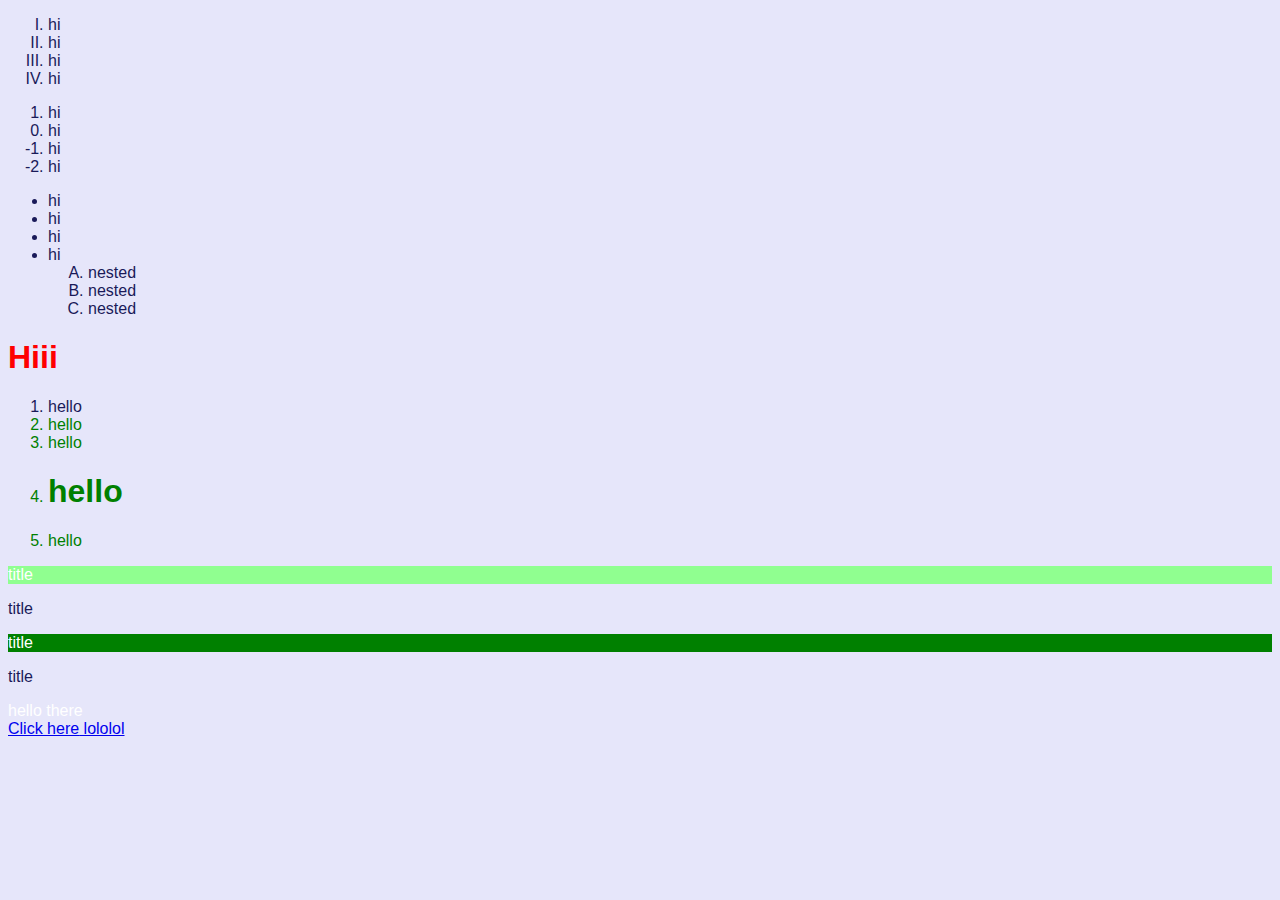
<file: index.html>
<!DOCTYPE html>
<html lang="en">
  <head>
    <meta charset="UTF-8" />
    <meta http-equiv="X-UA-Compatible" content="IE=edge" />
    <meta name="viewport" content="width=device-width, initial-scale=1.0" />
    <title>HTML & CSS</title>
    <link rel="stylesheet" href="./index.css" />
  </head>
  <body>
    <!-- Ordered lists -->
    <ol type="I">
      <li>hi</li>
      <li>hi</li>
      <li>hi</li>
      <li>hi</li>
    </ol>

    <!-- Ordered lists REVERSED and START-->
    <ol reversed start="1">
      <li>hi</li>
      <li>hi</li>
      <li>hi</li>
      <li>hi</li>
    </ol>

    <!-- Unoreder lists -->
    <ul>
      <li>hi</li>
      <li>hi</li>
      <li>hi</li>
      <li>
        hi
        <ol type="A">
          <li>nested</li>
          <li>nested</li>
          <li>nested</li>
        </ol>
      </li>
    </ul>

    <div class="hello">
      <h1>Hiii</h1>
      <ol>
        <li>hello</li>
        <li>hello</li>
        <li>hello</li>
        <li><h1>hello</h1></li>
        <li>hello</li>
      </ol>
    </div>

    <div>
      <p title="hello-title">title</p>
      <p>title</p>
    </div>

    <div>
      <p title="nope">title</p>
      <p>title</p>
    </div>

    <section blabla>hello there</section>

    <a href="hello.com">Click here</a>
  </body>
</html>
</file>
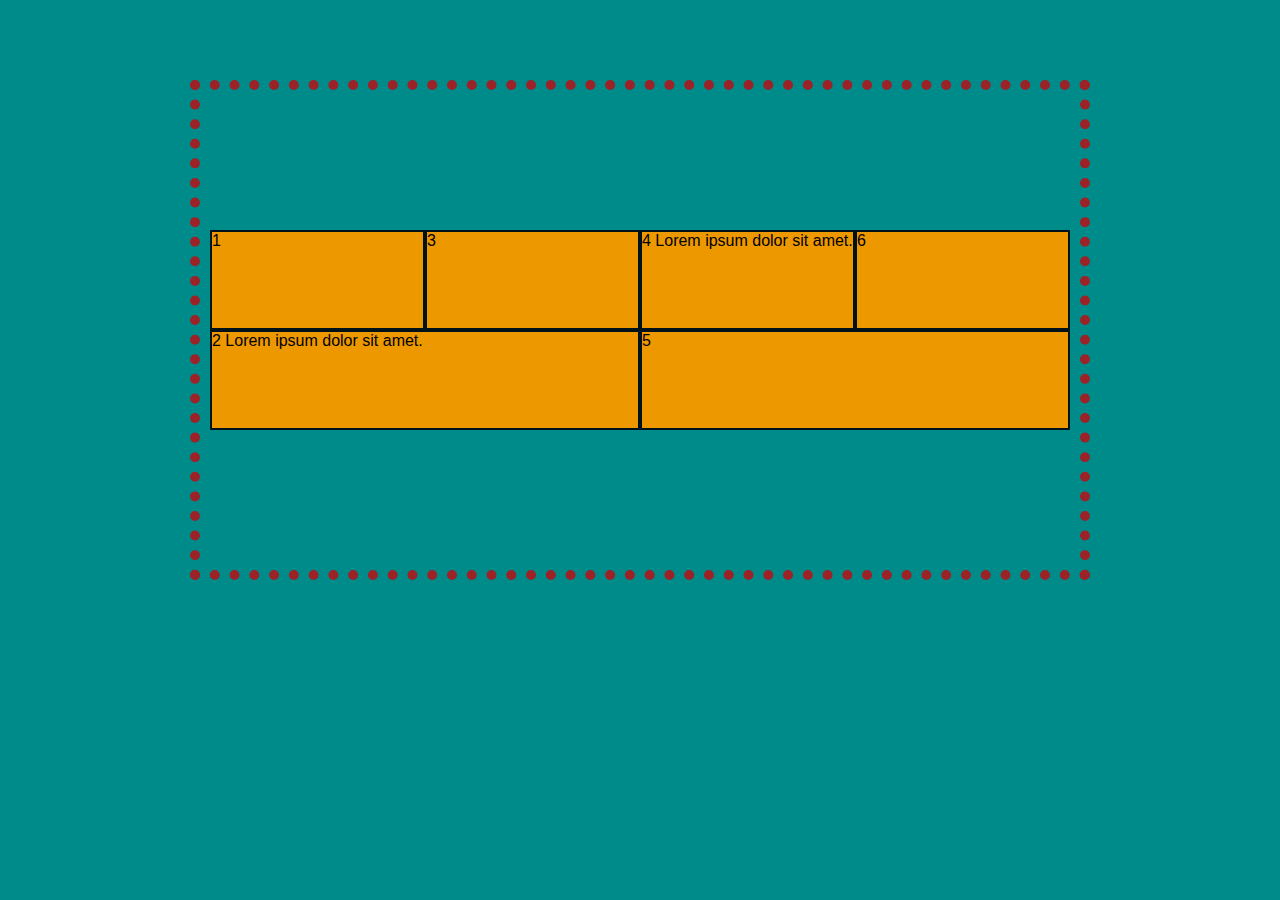
<file: flexbox/flexbox.html>
<!DOCTYPE html>
<html lang="en">
  <head>
    <meta charset="UTF-8" />
    <meta http-equiv="X-UA-Compatible" content="IE=edge" />
    <meta name="viewport" content="width=device-width, initial-scale=1.0" />
    <title>Flex</title>
    <link rel="stylesheet" href="./flexbox.css" />
  </head>
  <body>
    <ul>
      <li>1</li>
      <li class="flex2">2 Lorem ipsum dolor sit amet.</li>
      <li>3</li>
      <li>4 Lorem ipsum dolor sit amet.</li>
      <li class="flex2">5</li>
      <li>6</li>
    </ul>
  </body>
</html>
</file>
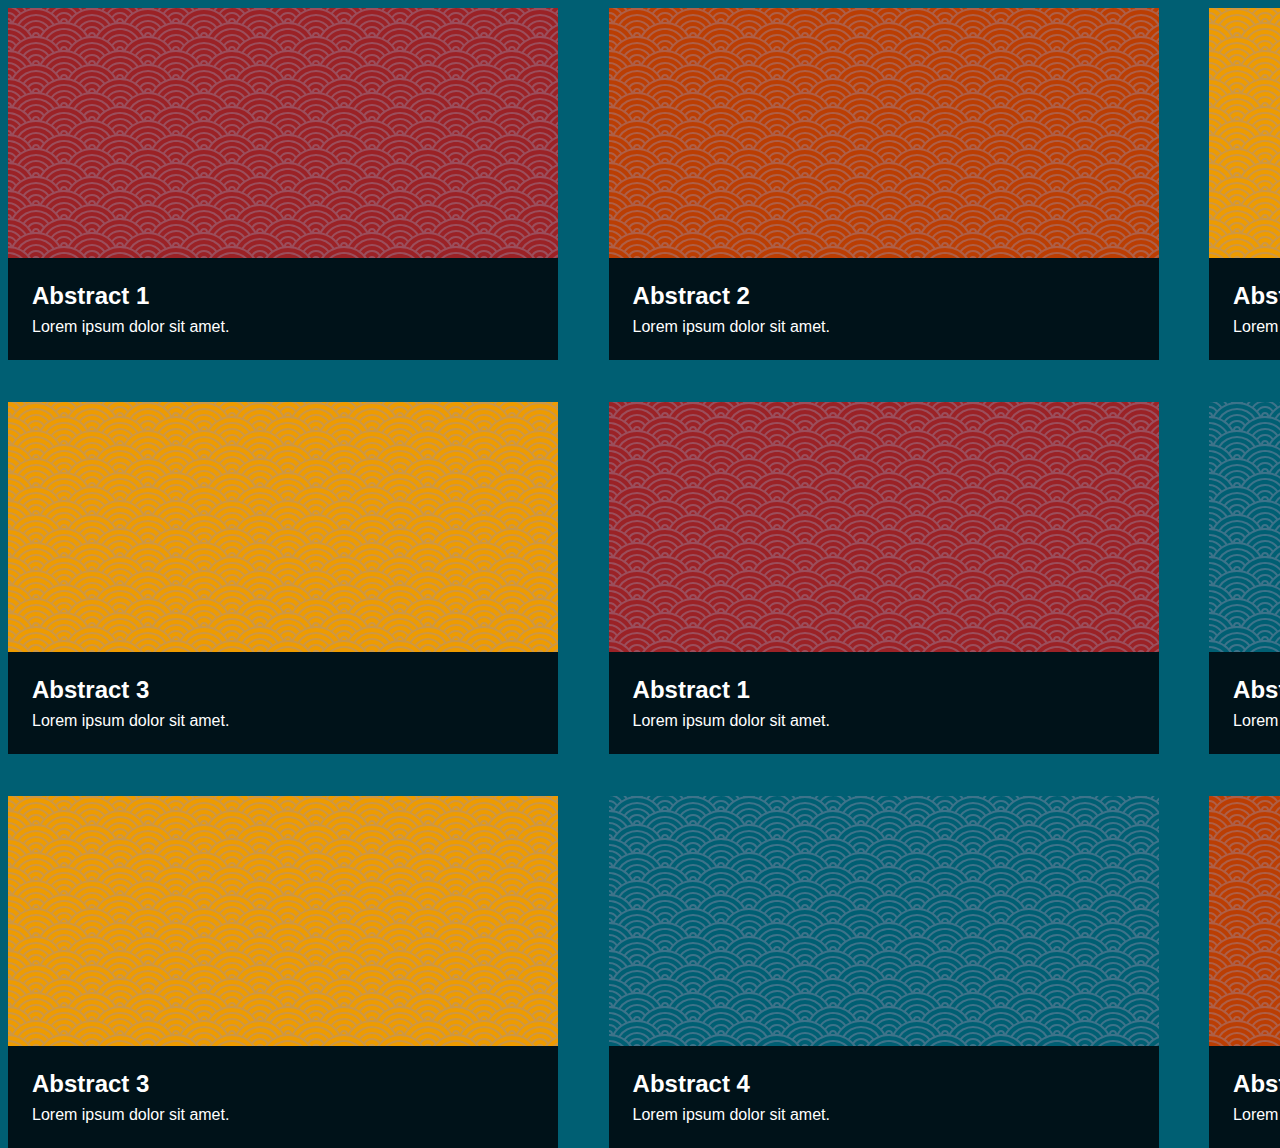
<file: grid/grid.html>
<!DOCTYPE html>
<html lang="en">
  <head>
    <meta charset="UTF-8" />
    <meta http-equiv="X-UA-Compatible" content="IE=edge" />
    <meta name="viewport" content="width=device-width, initial-scale=1.0" />
    <title>Document</title>
    <link rel="stylesheet" href="./grid.css" />
  </head>
  <body>
    <div class="wrapper">
      <!-- Row 1: One box per column -->
      <figure>
        <div class="one"></div>
        <figcaption>
          <h2>Abstract 1</h2>
          <p>Lorem ipsum dolor sit amet.</p>
        </figcaption>
      </figure>
      <figure>
        <div class="two"></div>

        <figcaption>
          <h2>Abstract 2</h2>
          <p>Lorem ipsum dolor sit amet.</p>
        </figcaption>
      </figure>
      <figure>
        <div class="three"></div>

        <figcaption>
          <h2>Abstract 3</h2>
          <p>Lorem ipsum dolor sit amet.</p>
        </figcaption>
      </figure>
      <figure>
        <div class="four"></div>

        <figcaption>
          <h2>Abstract 4</h2>
          <p>Lorem ipsum dolor sit amet.</p>
        </figcaption>
      </figure>

      <!-- Row 2: 2 boxes, each spanning 2 columns -->
      <figure>
        <div class="three"></div>

        <figcaption>
          <h2>Abstract 3</h2>
          <p>Lorem ipsum dolor sit amet.</p>
        </figcaption>
      </figure>
      <figure>
        <div class="one"></div>

        <figcaption>
          <h2>Abstract 1</h2>
          <p>Lorem ipsum dolor sit amet.</p>
        </figcaption>
      </figure>

      <!-- Row 3: One box spans 3 columns, one box spans 1 column -->
      <figure>
        <div class="four"></div>

        <figcaption>
          <h2>Abstract 4</h2>
          <p>Lorem ipsum dolor sit amet.</p>
        </figcaption>
      </figure>
      <figure>
        <div class="two"></div>

        <figcaption>
          <h2>Abstract 2</h2>
          <p>Lorem ipsum dolor sit amet.</p>
        </figcaption>
      </figure>

      <!-- Row 4: One box spans 4 columns -->
      <figure>
        <div class="three"></div>
        <figcaption>
          <h2>Abstract 3</h2>
          <p>Lorem ipsum dolor sit amet.</p>
        </figcaption>
      </figure>

      <!-- Row 5: 3 boxes, 1-2-1 distribution -->
      <figure>
        <div class="four"></div>
        <figcaption>
          <h2>Abstract 4</h2>
          <p>Lorem ipsum dolor sit amet.</p>
        </figcaption>
      </figure>
      <figure>
        <div class="two"></div>
        <figcaption>
          <h2>Abstract 2</h2>
          <p>Lorem ipsum dolor sit amet.</p>
        </figcaption>
      </figure>
      <figure>
        <div class="one"></div>
        <figcaption>
          <h2>Abstract 1</h2>
          <p>Lorem ipsum dolor sit amet.</p>
        </figcaption>
      </figure>
    </div>
  </body>
</html>
</file>
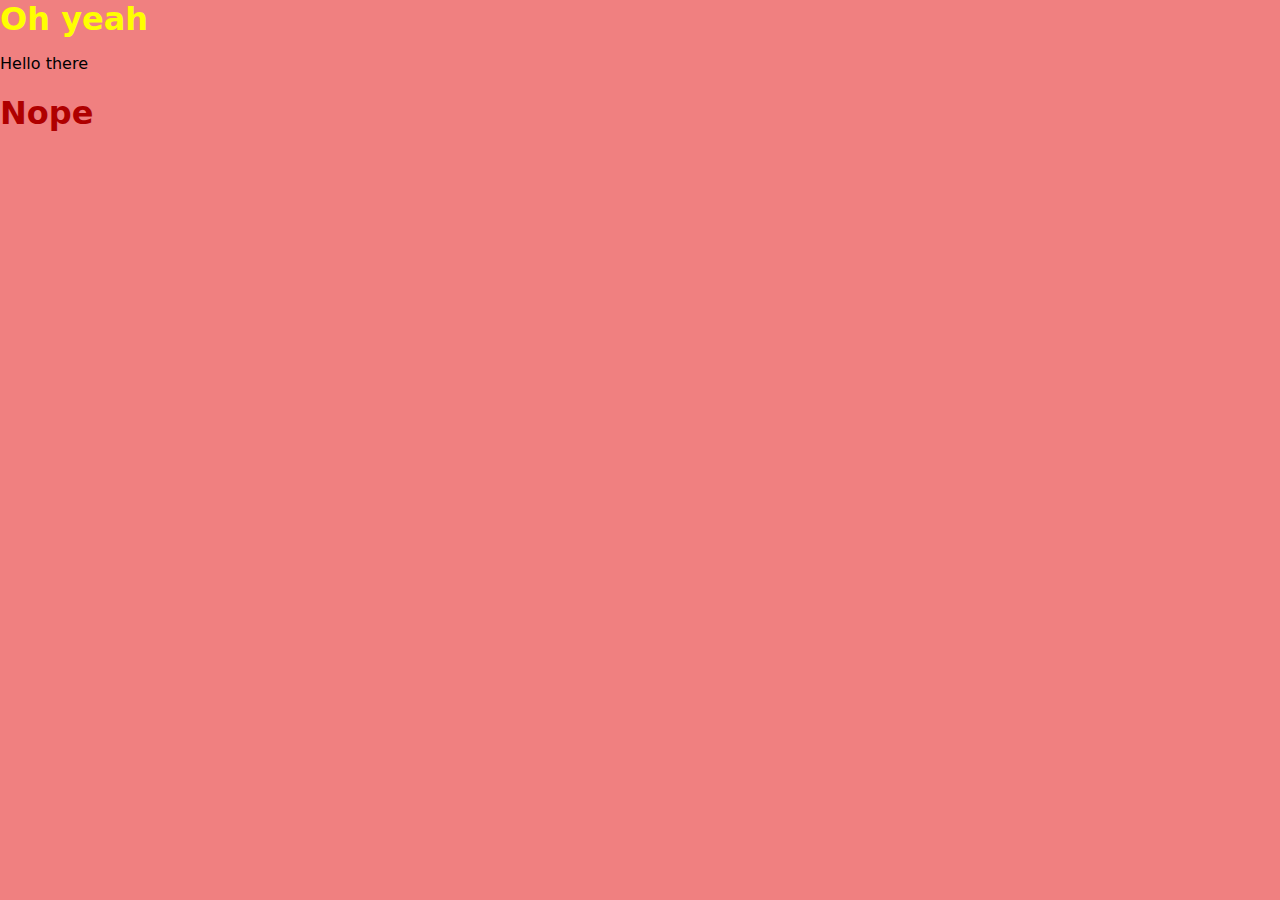
<file: sass/sass.html>
<!DOCTYPE html>
<html lang="en">
  <head>
    <meta charset="UTF-8" />
    <meta http-equiv="X-UA-Compatible" content="IE=edge" />
    <meta name="viewport" content="width=device-width, initial-scale=1.0" />
    <title>Document</title>
    <link rel="stylesheet" href="./sass.css" />
  </head>
  <body>
    <section>
      <h1>Oh yeah</h1>
      <p>Hello there</p>
    </section>

    <h1>Nope</h1>
  </body>
</html>
</file>
<file: index.css>
*,
*::before,
*::after {
  box-sizing: border-box;
}
body {
  background-color: lavender;
  color: rgb(26, 26, 89);
  font-family: Verdana, Geneva, Tahoma, sans-serif;
}

/* parent child selector  */
.hello > h1 {
  color: red;
}

/* general sibling selector */
.hello li ~ li {
  color: green;
}

/* simple attribute value */
[title] {
  background-color: green;
}

/* exact attribute vlaue */
[title="hello-title"] {
  background-color: rgb(144, 255, 144);
}

/* partial match / substring*/
[title*="o"] {
  color: white;
}

/* beginning substring: ^= */
/* ending substring: $= */

[blabla] {
  color: white;
}

a::after {
  content: " lololol";
}
</file>
<file: flexbox/flexbox.css>
*,
*::before,
*::after {
  box-sizing: border-box;
}

body {
  padding: 0;
  margin: 0;
  background-color: darkcyan;
  font-family: "Lucida Sans", "Lucida Sans Regular", "Lucida Grande",
    "Lucida Sans Unicode", Geneva, Verdana, sans-serif;
}
ul {
  padding: 10px;
  margin: 5rem auto;
  list-style-type: none;
  border: 10px dotted #9b2226;
  width: 900px;
  height: 500px;
  display: flex;
  flex-flow: row wrap;
  justify-content: center;
  align-items: center;
  align-content: center;
}
/* set a border and background color to see each LI. Min-width and min-height are not necessarily a good idea in flexbox, but they are needed for the demo to better see the properties work. */
li {
  border: 2px solid #001219;
  background-color: #ee9800;
  height: 100px;
  flex-basis: 25%;
}
.flex2 {
  order: 2;
  flex-basis: 50%;
}
</file>
<file: grid/grid.css>
/* write CSS to correspond with the descriptions above. See notes for math tips */

/* default styling, no changes needed here */

/* set the layout to border box model */
html {
  box-sizing: border-box;
}
*,
*::before,
*::after {
  box-sizing: inherit;
}
/* set font family and background gradient */
body {
  padding: 0;
  border: 0;
  font-family: Arial, sans-serif;
  background-color: #005f73;
}

/* Turn off margin, set by browser */
figure {
  margin: 0;
  padding: 0;
}
/* caption styling  */
figcaption {
  background-color: #001219;
  color: white;
  padding: 1rem;
}
/* reduces the top margin on the h2, bottom on the p, and leaves a 0.5rem gap between the two */
figcaption * {
  margin: 0.5rem;
}
/* sets the background SVG for all divs, regardless of color  */
figure > div {
  background-image: url('data:image/svg+xml,%3Csvg xmlns="http://www.w3.org/2000/svg" viewBox="0 0 56 28" width="56" height="28"%3E%3Cpath fill="%239C92AC" fill-opacity="0.4" d="M56 26v2h-7.75c2.3-1.27 4.94-2 7.75-2zm-26 2a2 2 0 1 0-4 0h-4.09A25.98 25.98 0 0 0 0 16v-2c.67 0 1.34.02 2 .07V14a2 2 0 0 0-2-2v-2a4 4 0 0 1 3.98 3.6 28.09 28.09 0 0 1 2.8-3.86A8 8 0 0 0 0 6V4a9.99 9.99 0 0 1 8.17 4.23c.94-.95 1.96-1.83 3.03-2.63A13.98 13.98 0 0 0 0 0h7.75c2 1.1 3.73 2.63 5.1 4.45 1.12-.72 2.3-1.37 3.53-1.93A20.1 20.1 0 0 0 14.28 0h2.7c.45.56.88 1.14 1.29 1.74 1.3-.48 2.63-.87 4-1.15-.11-.2-.23-.4-.36-.59H26v.07a28.4 28.4 0 0 1 4 0V0h4.09l-.37.59c1.38.28 2.72.67 4.01 1.15.4-.6.84-1.18 1.3-1.74h2.69a20.1 20.1 0 0 0-2.1 2.52c1.23.56 2.41 1.2 3.54 1.93A16.08 16.08 0 0 1 48.25 0H56c-4.58 0-8.65 2.2-11.2 5.6 1.07.8 2.09 1.68 3.03 2.63A9.99 9.99 0 0 1 56 4v2a8 8 0 0 0-6.77 3.74c1.03 1.2 1.97 2.5 2.79 3.86A4 4 0 0 1 56 10v2a2 2 0 0 0-2 2.07 28.4 28.4 0 0 1 2-.07v2c-9.2 0-17.3 4.78-21.91 12H30zM7.75 28H0v-2c2.81 0 5.46.73 7.75 2zM56 20v2c-5.6 0-10.65 2.3-14.28 6h-2.7c4.04-4.89 10.15-8 16.98-8zm-39.03 8h-2.69C10.65 24.3 5.6 22 0 22v-2c6.83 0 12.94 3.11 16.97 8zm15.01-.4a28.09 28.09 0 0 1 2.8-3.86 8 8 0 0 0-13.55 0c1.03 1.2 1.97 2.5 2.79 3.86a4 4 0 0 1 7.96 0zm14.29-11.86c1.3-.48 2.63-.87 4-1.15a25.99 25.99 0 0 0-44.55 0c1.38.28 2.72.67 4.01 1.15a21.98 21.98 0 0 1 36.54 0zm-5.43 2.71c1.13-.72 2.3-1.37 3.54-1.93a19.98 19.98 0 0 0-32.76 0c1.23.56 2.41 1.2 3.54 1.93a15.98 15.98 0 0 1 25.68 0zm-4.67 3.78c.94-.95 1.96-1.83 3.03-2.63a13.98 13.98 0 0 0-22.4 0c1.07.8 2.09 1.68 3.03 2.63a9.99 9.99 0 0 1 16.34 0z"%3E%3C/path%3E%3C/svg%3E');
  /* set height or nothing will display. Width is 100% by default */
  min-height: 250px;
  min-width: 550px;
}
/* sets a specific background color for each div */
.one {
  background-color: #9b2226;
}
.two {
  background-color: #bb3e03;
}
.three {
  background-color: #ee9b00;
}
.four {
  background-color: #005f73;
}
.wrapper {
  display: grid;
  grid-template: auto / repeat(4, 1fr);
  gap: 4%;
}
</file>
<file: sass/sass.css>
*,
*::before,
*::after {
  box-sizing: border-box;
}

body {
  background-color: lightcoral;
  margin: 0;
  padding: 0;
  font-family: system-ui, -apple-system, BlinkMacSystemFont, "Segoe UI", Roboto, Oxygen, Ubuntu, Cantarell, "Open Sans", "Helvetica Neue", sans-serif;
}
body section h1 {
  margin: 0;
  color: yellow;
}

h1 {
  color: rgb(175, 0, 0);
}/*# sourceMappingURL=sass.css.map */
</file>
